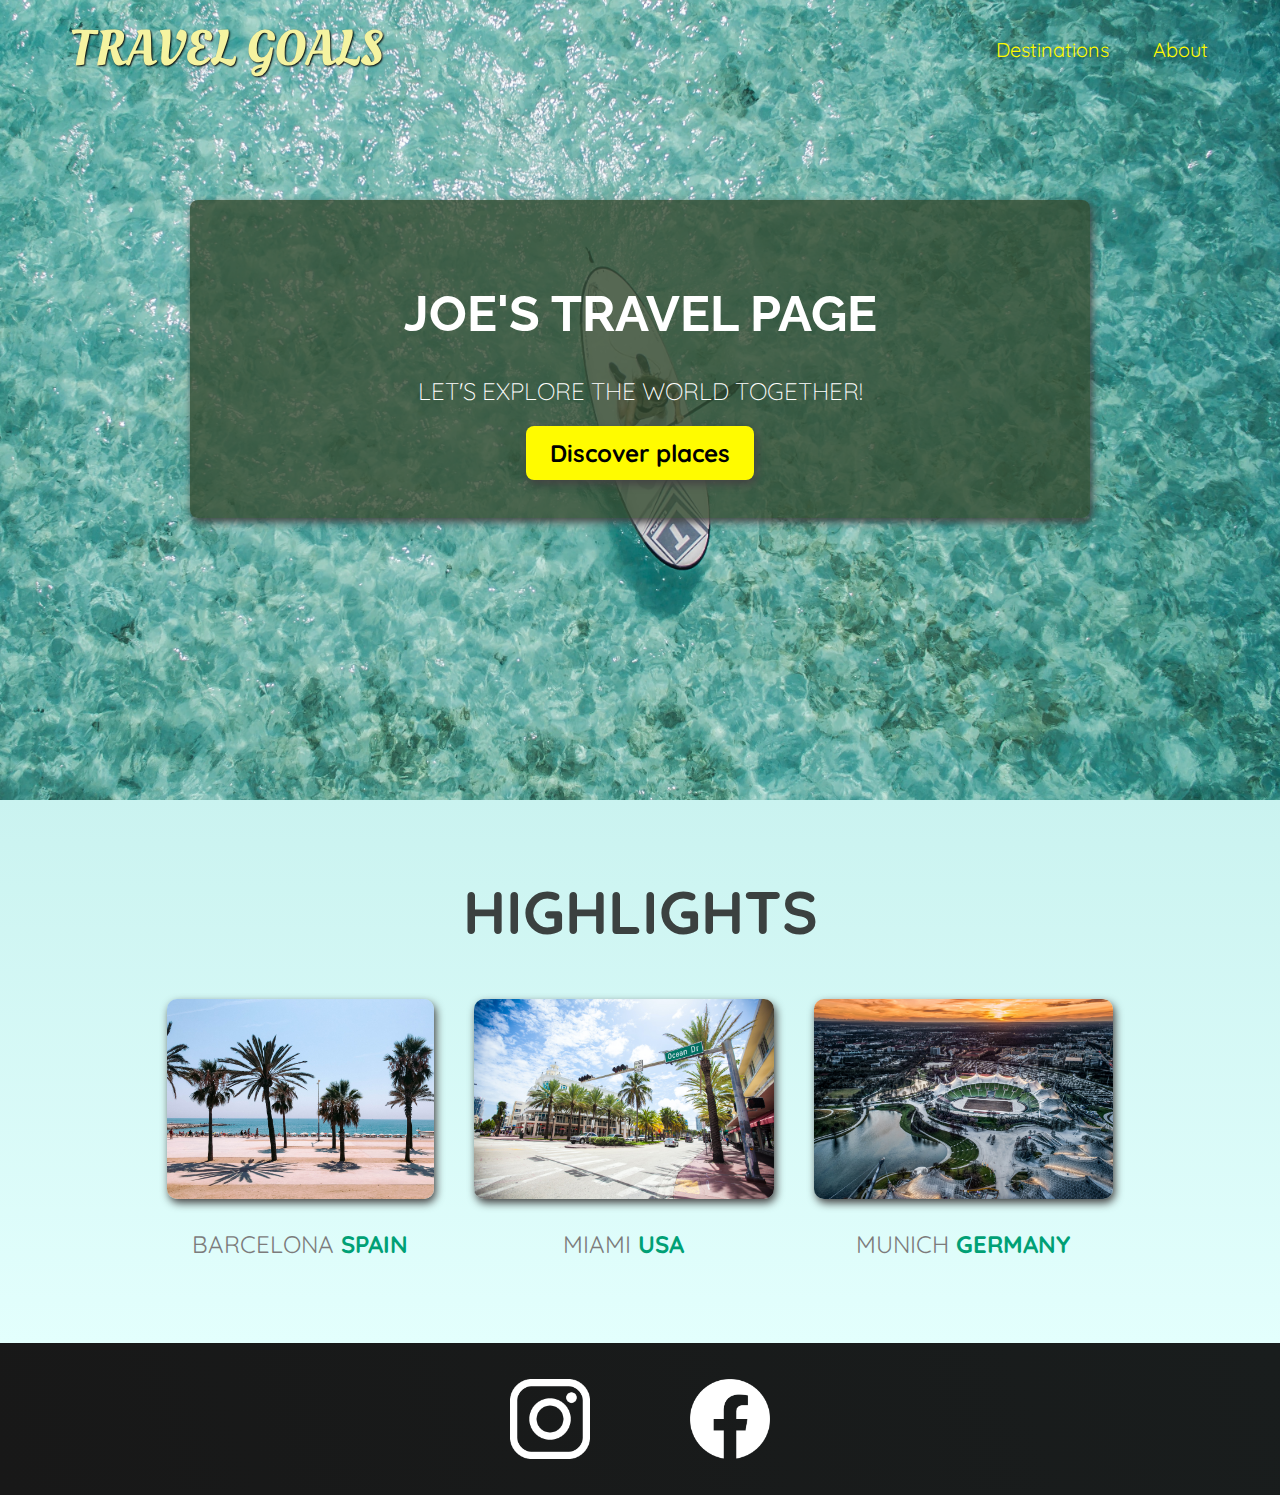
<file: index.html>
<!DOCTYPE html>
<html lang="en">

<head>
    <meta charset="UTF-8">
    <link
        href="https://fonts.googleapis.com/css2?family=Raleway:wght@700&family=Oleo+Script:wght@700&family=Quicksand:wght@300;500;700&display=swap"
        rel="stylesheet" />
    <link rel="stylesheet" href="shared.css">
    <link rel="stylesheet" href="styles.css">
    <title>Travel Goals</title>
</head>

<body>
    <header>
        <div id="page-logo">
            <a href="/">Travel Goals</a>
        </div>
        <nav>
            <ul>
                <li><a href="/places.html">Destinations</a></li>
                <li><a href="">About</a></li>
            </ul>
        </nav>
    </header>

    <main>
        <section id="hero">
            <div id="hero-content">
                <h1>Joe's Travel Page</h1>
                <p>Let's explore the world together!</p>
                <a href="/places.html">Discover places</a>
            </div>
        </section>
        <section id="highlights">
            <h2>Highlights</h2>
            <ul id="destinations">
                <li class="destination">
                    <img src="/images/places/barcelona.jpg" alt="barcelona">
                    <p>Barcelona <strong>Spain</strong></p>
                </li>
                <li class="destination">
                    <img src="/images/places/miami.jpg" alt="miami">
                    <p>MIAMI <strong>USA</strong></p>
                </li>
                <li class="destination">
                    <img src="/images/places/munich.jpg" alt="munich">
                    <p>Munich <strong>Germany</strong></p>
                </li>
            </ul>
        </section>
    </main>

    <footer>
        <ul>
            <li><a href="https://www.instagram.com"><img src="/images/icons/insta.png" alt="Instagram Logo"></a></li>
            <li><a href="https://www.facebook.com"><img src="/images/icons/facebook.png" alt="Facebook Logo"></a></li>
        </ul>
    </footer>
</body>

</html>
</file>
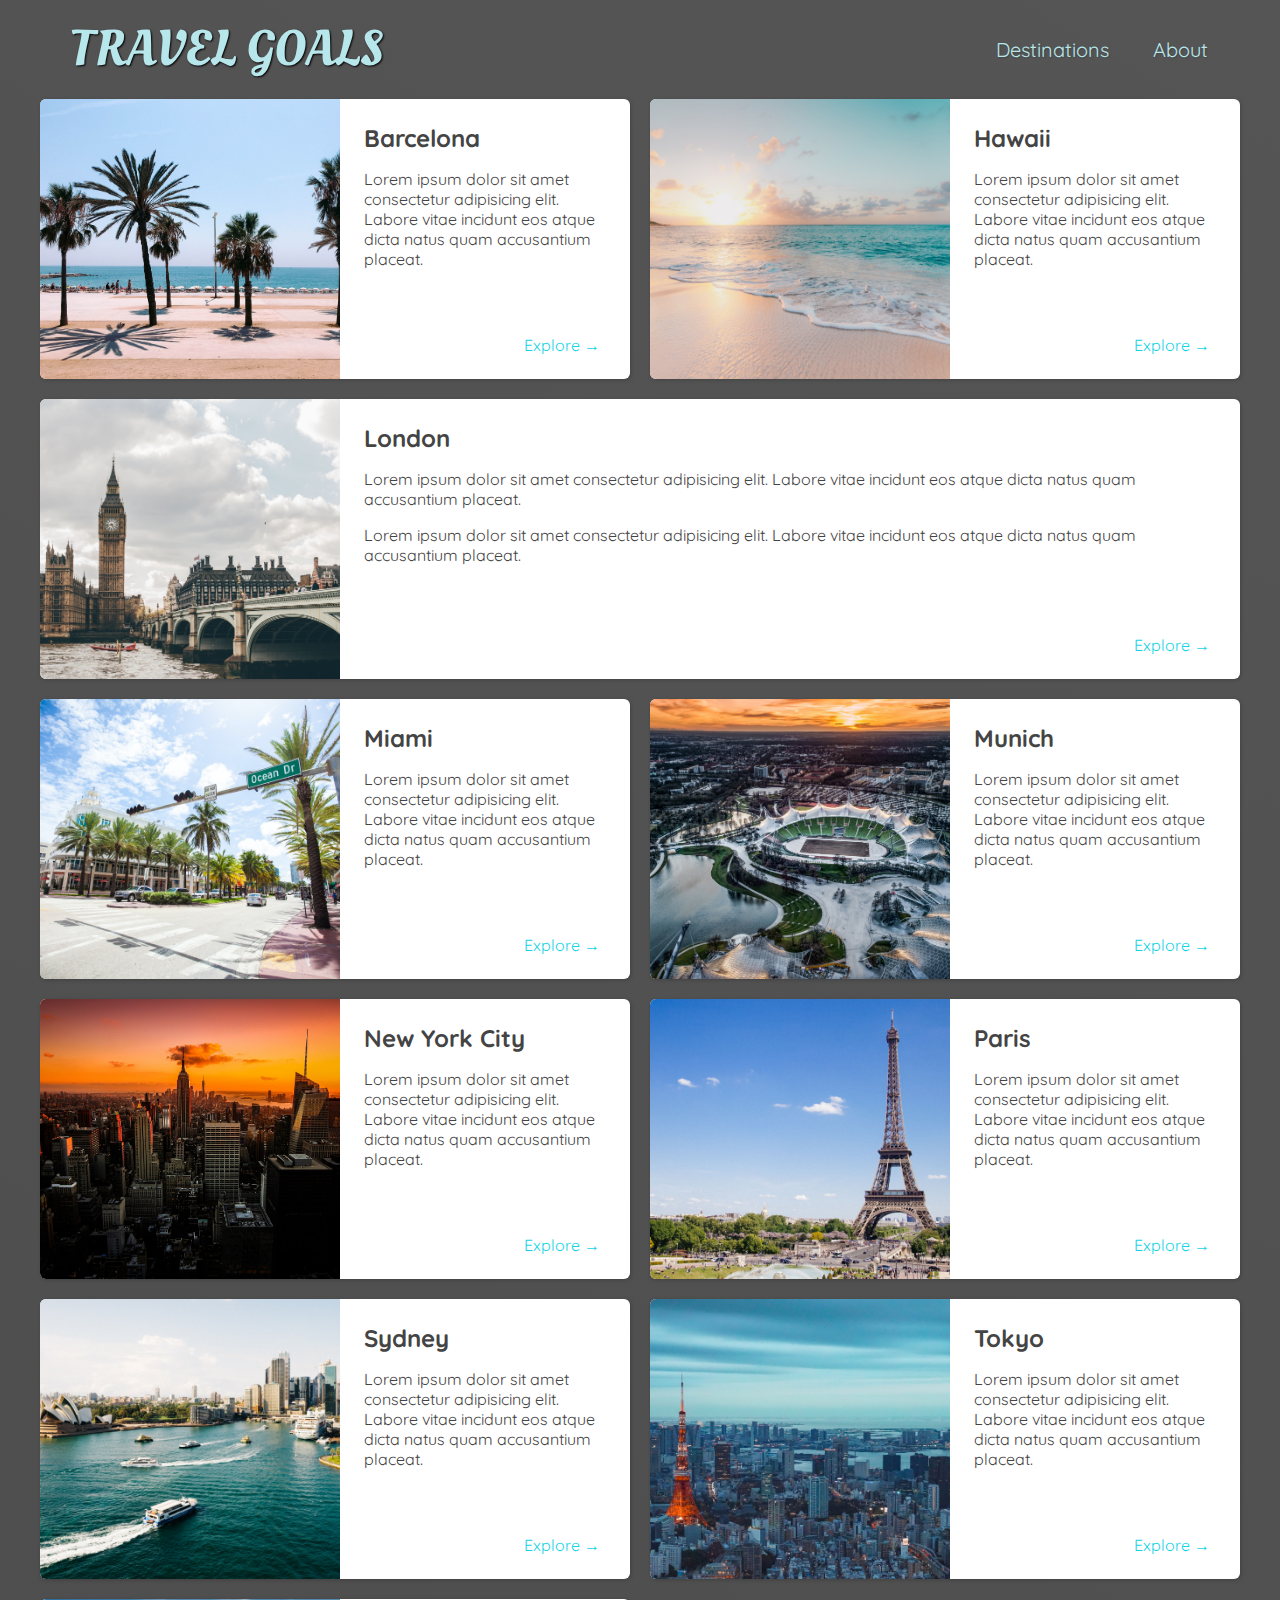
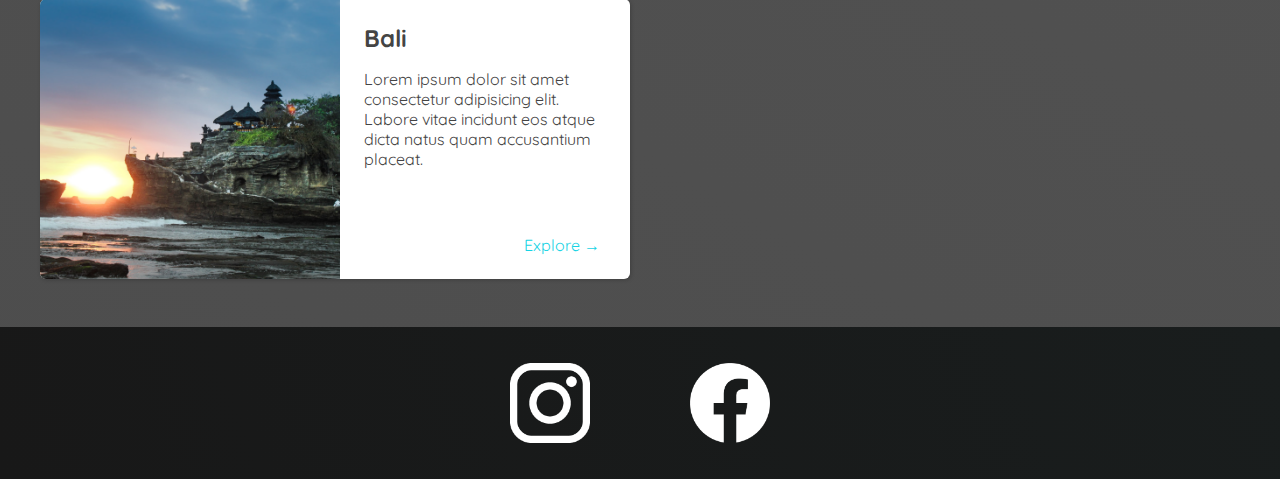
<file: places.html>
<!DOCTYPE html>
<html lang="en">

<head>
    <meta charset="UTF-8">
    <link
        href="https://fonts.googleapis.com/css2?family=Raleway:wght@700&family=Oleo+Script:wght@700&family=Quicksand:wght@300;500;700&display=swap"
        rel="stylesheet" />
    <link rel="stylesheet" href="shared.css">
    <link rel="stylesheet" href="places.css">
    <title>Travel Goals</title>
</head>

<body>
    <header>
        <div id="page-logo">
            <a href="/">Travel Goals</a>
        </div>
        <nav>
            <ul>
                <li><a href="/places.html">Destinations</a></li>
                <li><a href="">About</a></li>
            </ul>
        </nav>
    </header>

    <main>
        <ul>
            <li>
                <img src="images/places/barcelona.jpg" alt="City of Barcelona" />
                <div class="item-content">
                    <div>
                        <h2>Barcelona</h2>
                        <p>
                            Lorem ipsum dolor sit amet consectetur adipisicing elit. Labore
                            vitae incidunt eos atque dicta natus quam accusantium placeat.
                        </p>
                    </div>
                    <div class="actions">
                        <a href="https://en.wikipedia.org/wiki/Barcelona">Explore &#x2192</a>
                    </div>
                </div>
            </li>
            <li>
                <img src="images/places/hawaii.jpg" alt="Hawaii beach" />
                <div class="item-content">
                    <div>
                        <h2>Hawaii</h2>
                        <p>
                            Lorem ipsum dolor sit amet consectetur adipisicing elit. Labore
                            vitae incidunt eos atque dicta natus quam accusantium placeat.
                        </p>
                    </div>
                    <div class="actions">
                        <a href="hhttps://en.wikipedia.org/wiki/Hawaii">Explore &#x2192</a>
                    </div>
                </div>
            </li>
            <li>
                <img src="images/places/london.jpg" alt="London city" />
                <div class="item-content">
                    <div>
                        <h2>London</h2>
                        <p>
                            Lorem ipsum dolor sit amet consectetur adipisicing elit. Labore
                            vitae incidunt eos atque dicta natus quam accusantium placeat.
                        </p>
                        <p>
                            Lorem ipsum dolor sit amet consectetur adipisicing elit. Labore
                            vitae incidunt eos atque dicta natus quam accusantium placeat.
                        </p>
                    </div>
                    <div class="actions">
                        <a href="https://en.wikipedia.org/wiki/London">Explore &#x2192</a>
                    </div>
                </div>
            </li>
            <li>
                <img src="images/places/miami.jpg" alt="Miami streets" />
                <div class="item-content">
                    <div>
                        <h2>Miami</h2>
                        <p>
                            Lorem ipsum dolor sit amet consectetur adipisicing elit. Labore
                            vitae incidunt eos atque dicta natus quam accusantium placeat.
                        </p>
                    </div>
                    <div class="actions">
                        <a href="https://en.wikipedia.org/wiki/Miami">Explore &#x2192</a>
                    </div>
                </div>
            </li>
            <li>
                <img src="images/places/munich.jpg" alt="Munich football stadium" />
                <div class="item-content">
                    <div>
                        <h2>Munich</h2>
                        <p>
                            Lorem ipsum dolor sit amet consectetur adipisicing elit. Labore
                            vitae incidunt eos atque dicta natus quam accusantium placeat.
                        </p>
                    </div>
                    <div class="actions">
                        <a href="https://en.wikipedia.org/wiki/Munich">Explore &#x2192</a>
                    </div>
                </div>
            </li>
            <li>
                <img src="images/places/new-york-city.jpg" alt="New York City skyline" />
                <div class="item-content">
                    <div>
                        <h2>New York City</h2>
                        <p>
                            Lorem ipsum dolor sit amet consectetur adipisicing elit. Labore
                            vitae incidunt eos atque dicta natus quam accusantium placeat.
                        </p>
                    </div>
                    <div class="actions">
                        <a href="https://en.wikipedia.org/wiki/New_York_City">Explore &#x2192</a>
                    </div>
                </div>
            </li>
            <li>
                <img src="images/places/paris.jpg" alt="Paris city" />
                <div class="item-content">
                    <div>
                        <h2>Paris</h2>
                        <p>
                            Lorem ipsum dolor sit amet consectetur adipisicing elit. Labore
                            vitae incidunt eos atque dicta natus quam accusantium placeat.
                        </p>
                    </div>
                    <div class="actions">
                        <a href="https://en.wikipedia.org/wiki/Paris">Explore &#x2192</a>
                    </div>
                </div>
            </li>
            <li>
                <img src="images/places/sydney.jpg" alt="Sydney beach" />
                <div class="item-content">
                    <div>
                        <h2>Sydney</h2>
                        <p>
                            Lorem ipsum dolor sit amet consectetur adipisicing elit. Labore
                            vitae incidunt eos atque dicta natus quam accusantium placeat.
                        </p>
                    </div>
                    <div class="actions">
                        <a href="https://en.wikipedia.org/wiki/Sydney">Explore &#x2192</a>
                    </div>
                </div>
            </li>
            <li>
                <img src="images/places/tokyo.jpg" alt="Tokyo skyline" />
                <div class="item-content">
                    <div>
                        <h2>Tokyo</h2>
                        <p>
                            Lorem ipsum dolor sit amet consectetur adipisicing elit. Labore
                            vitae incidunt eos atque dicta natus quam accusantium placeat.
                        </p>
                    </div>
                    <div class="actions">
                        <a href="https://en.wikipedia.org/wiki/Tokyo">Explore &#x2192</a>
                    </div>
                </div>
            </li>
            <li>
                <img src="images/places/bali.jpg" alt="Bali beach" />
                <div class="item-content">
                    <div>
                        <h2>Bali</h2>
                        <p>
                            Lorem ipsum dolor sit amet consectetur adipisicing elit. Labore
                            vitae incidunt eos atque dicta natus quam accusantium placeat.
                        </p>
                    </div>
                    <div class="actions">
                        <a href="https://en.wikipedia.org/wiki/Bali">Explore &#x2192</a>
                    </div>
                </div>
            </li>
        </ul>
    </main>

    <footer>
        <ul>
            <li><a href="https://www.instagram.com"><img src="/images/icons/insta.png" alt="Instagram Logo"></a></li>
            <li><a href="https://www.facebook.com"><img src="/images/icons/facebook.png" alt="Facebook Logo"></a></li>
        </ul>
    </footer>
</body>

</html>
</file>
<file: shared.css>
body {
  font-family: "Quicksand", sans-serif;
  margin: 0;
}

ul {
  list-style: none;
  margin: 0;
  padding: 0;
}

header {
  display: flex;
  justify-content: space-between;
  align-items: center;
  padding: 15px 60px;
  position: absolute;
  width: 100%;
  top: 0;
  left: 0;
  box-sizing: border-box;
}

#page-logo a {
  padding: 10px;
  font-family: "Oleo Script", sans-serif;
  color: rgb(245, 243, 160);
  font-size: 50px;
  text-decoration: none;
  text-transform: uppercase;
  text-shadow: 1px 1px 2px rgb(0, 0, 0);
}

header ul {
  display: flex;
}

header li {
  margin-left: 20px;
}

header a {
  color: rgb(255, 251, 0);
  text-decoration: none;
  font-size: 20px;
  padding: 12px;
  text-shadow: 1px 1px 2px rgba(0, 0, 0, 0.2);
  border-radius: 6px;
}

header nav a:hover {
  color: rgb(77, 77, 77);
  background-color: rgb(255, 251, 0);
}

footer {
  background: linear-gradient(70deg, rgb(24, 24, 24), rgb(25, 29, 29));
  padding: 36px;
}

footer ul {
  display: flex;
  justify-content: center;
  /* padding: 40px; */
}

footer li {
  width: 80px;
  height: 80px;
  margin: 0 50px;
}

footer img {
  width: 100%;
  height: 100%;
}
</file>
<file: styles.css>
#hero {
    height: 800px;
    background-image: url("/images/places/ocean.jpg");
    background-position: center;
    background-size: cover;
}

#hero-content {
    width: 900px;
    background-color: rgba(51, 74, 47, 0.8);
    box-shadow: 2px 4px 8px rgb(68, 67, 67);
    border-radius: 8px;
    text-align: center;
    padding: 50px 0;
    margin: 0 auto 0 auto;
    position: relative;
    top: 200px;
}

#hero-content h1 {
    color: white;
    text-transform: uppercase;
    font-size: 50px;
    font-family: "Raleway", sans-serif;
}

#hero-content p {
    color: white;
    text-transform: uppercase;
    font-size: 24px;
    font-weight: 300;
    margin-bottom: 32px;
}

#hero-content a {
    text-decoration: none;
    background-color: rgb(255, 251, 0);
    padding: 12px 24px;
    color: black;
    font-size: 24px;
    font-weight: bold;
    border-radius: 8px;
    box-shadow: 2px 4px 8px rgb(68, 67, 67);
}

#hero-content a:hover {
    background-color: rgb(255, 251, 258);
}

#highlights {
    text-transform: uppercase;
    text-align: center;
    font-size: 40px;
    color: rgb(59, 65, 64);
    margin: 0;
    padding: 24px;
    background: linear-gradient(0deg, rgb(227, 255, 253), rgb(202, 243, 240));
}


#destinations {
    display: flex;
    width: 90%;
    margin: auto;
    margin-bottom: 40px;
    justify-content: center;
}

.destination {
    margin: 0 20px;
    text-transform: uppercase;
}

.destination p {
    text-align: center;
    font-size: 24px;
    color: rgb(124, 123, 123);
    margin: 20px 0;
}

.destination img {
    height: 200px;
    width: 100%;
    box-shadow: 2px 4px 8px rgb(68, 67, 67);
    border-radius: 10px;
    object-fit: cover;
}

.destination strong {
    color: rgb(0, 160, 117);
}
</file>
<file: places.css>
body {
  background: linear-gradient(30deg, rgb(77, 77, 77), rgb(85, 85, 85));
  color: rgb(68, 68, 68);
}

#page-logo a {
  color: rgb(183, 230, 235);
}

header a {
  color: rgb(183, 230, 235);
}

header nav a:hover {
  background-color: rgb(183, 230, 235);
  color: rgb(59, 59, 59);
}

header {
  position: static;
}

main ul {
  width: 1200px;
  margin: 0 auto 48px auto;
  display: grid;
  grid-template-columns: 1fr 1fr;
  gap: 20px 20px;
}

main ul li:nth-of-type(3) {
  grid-column: 1 / 3;
  width: fit-content;
}

main li {
  display: flex;
  background-color: white;
  box-shadow: 1px 1px 4px rgba(0, 0, 0, 0.2);
  border-radius: 6px;
  overflow: hidden;
}

main li img {
  width: 300px;
  height: 280px;
  object-fit: cover;
}

.item-content {
  padding: 24px;
  display: flex;
  flex-direction: column;
  justify-content: space-between;
}

.item-content h2 {
  margin: 0;
}

.actions {
  text-align: right;
}

.actions a {
  text-decoration: none;
  padding: 6px;
  color: rgb(22, 211, 228);
  border-radius: 5px;
}

.actions a:hover {
  background-color: rgb(235, 253, 255);
}
</file>
